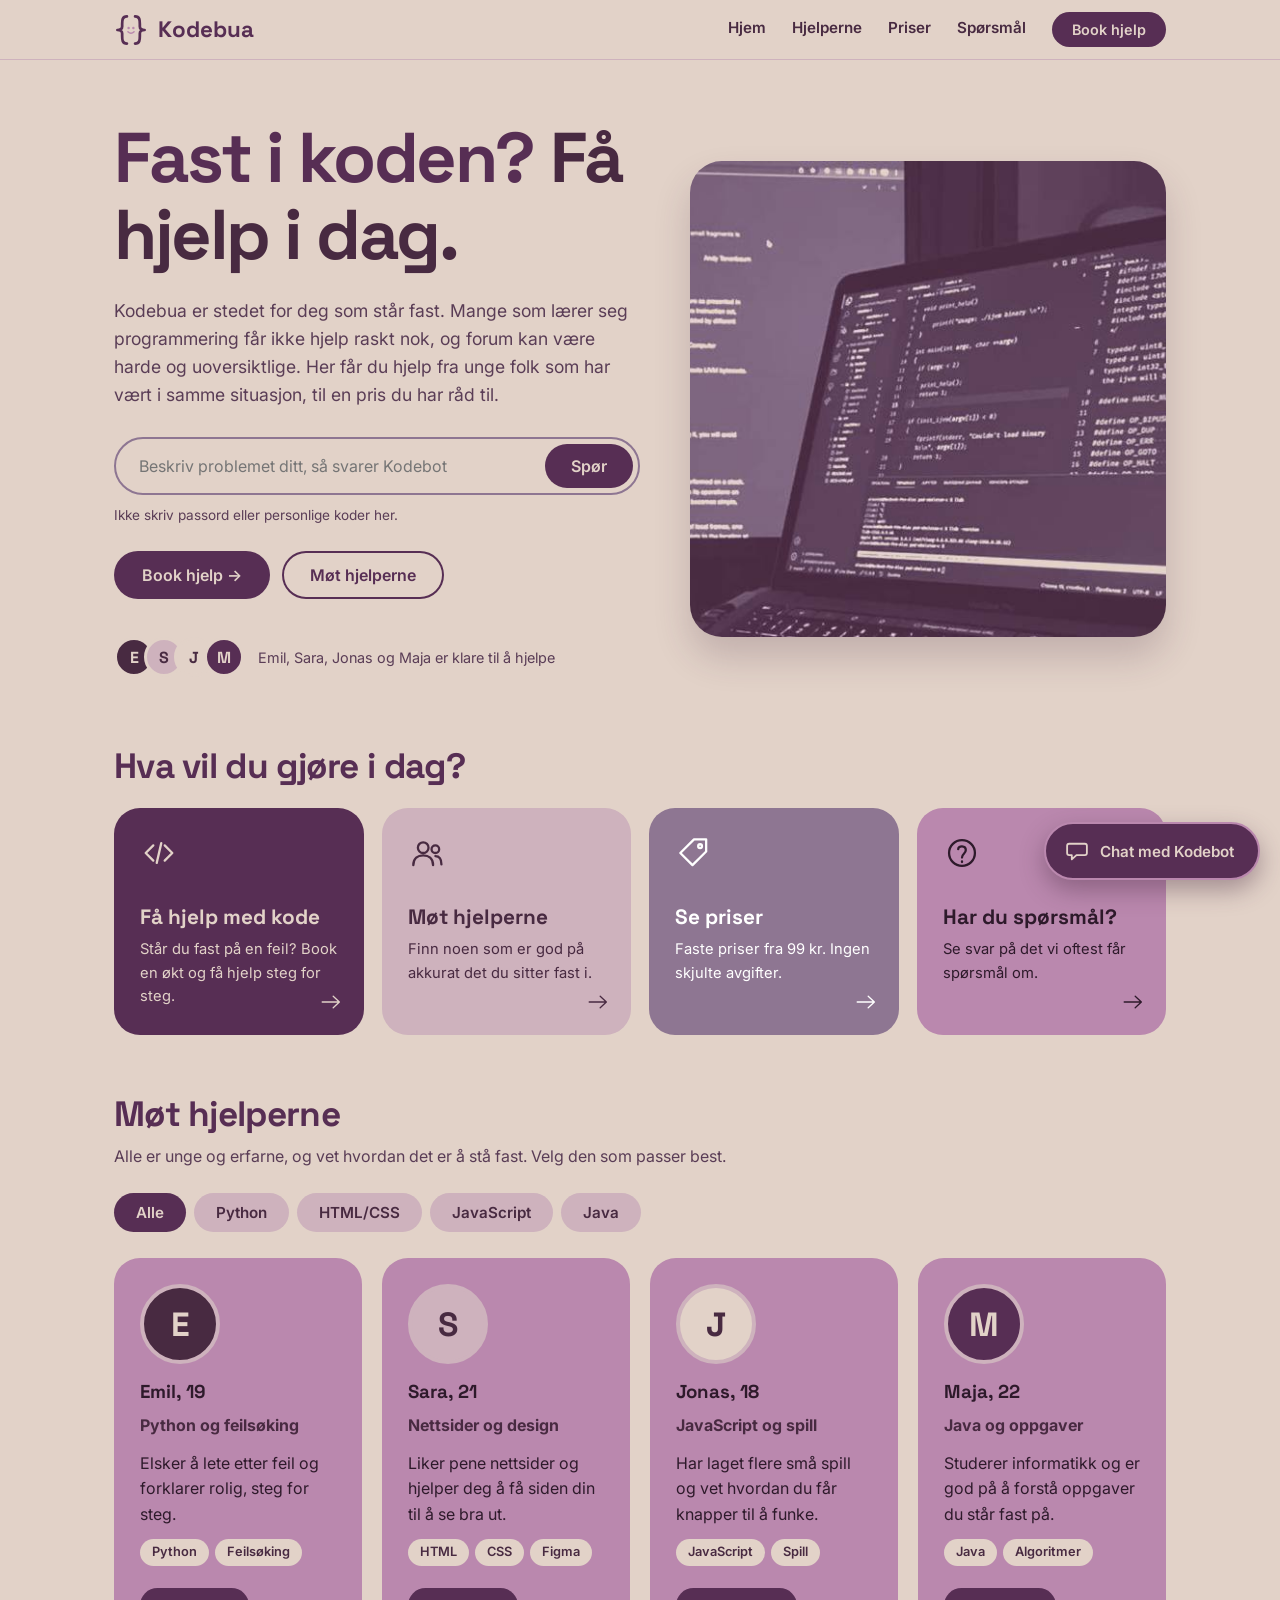
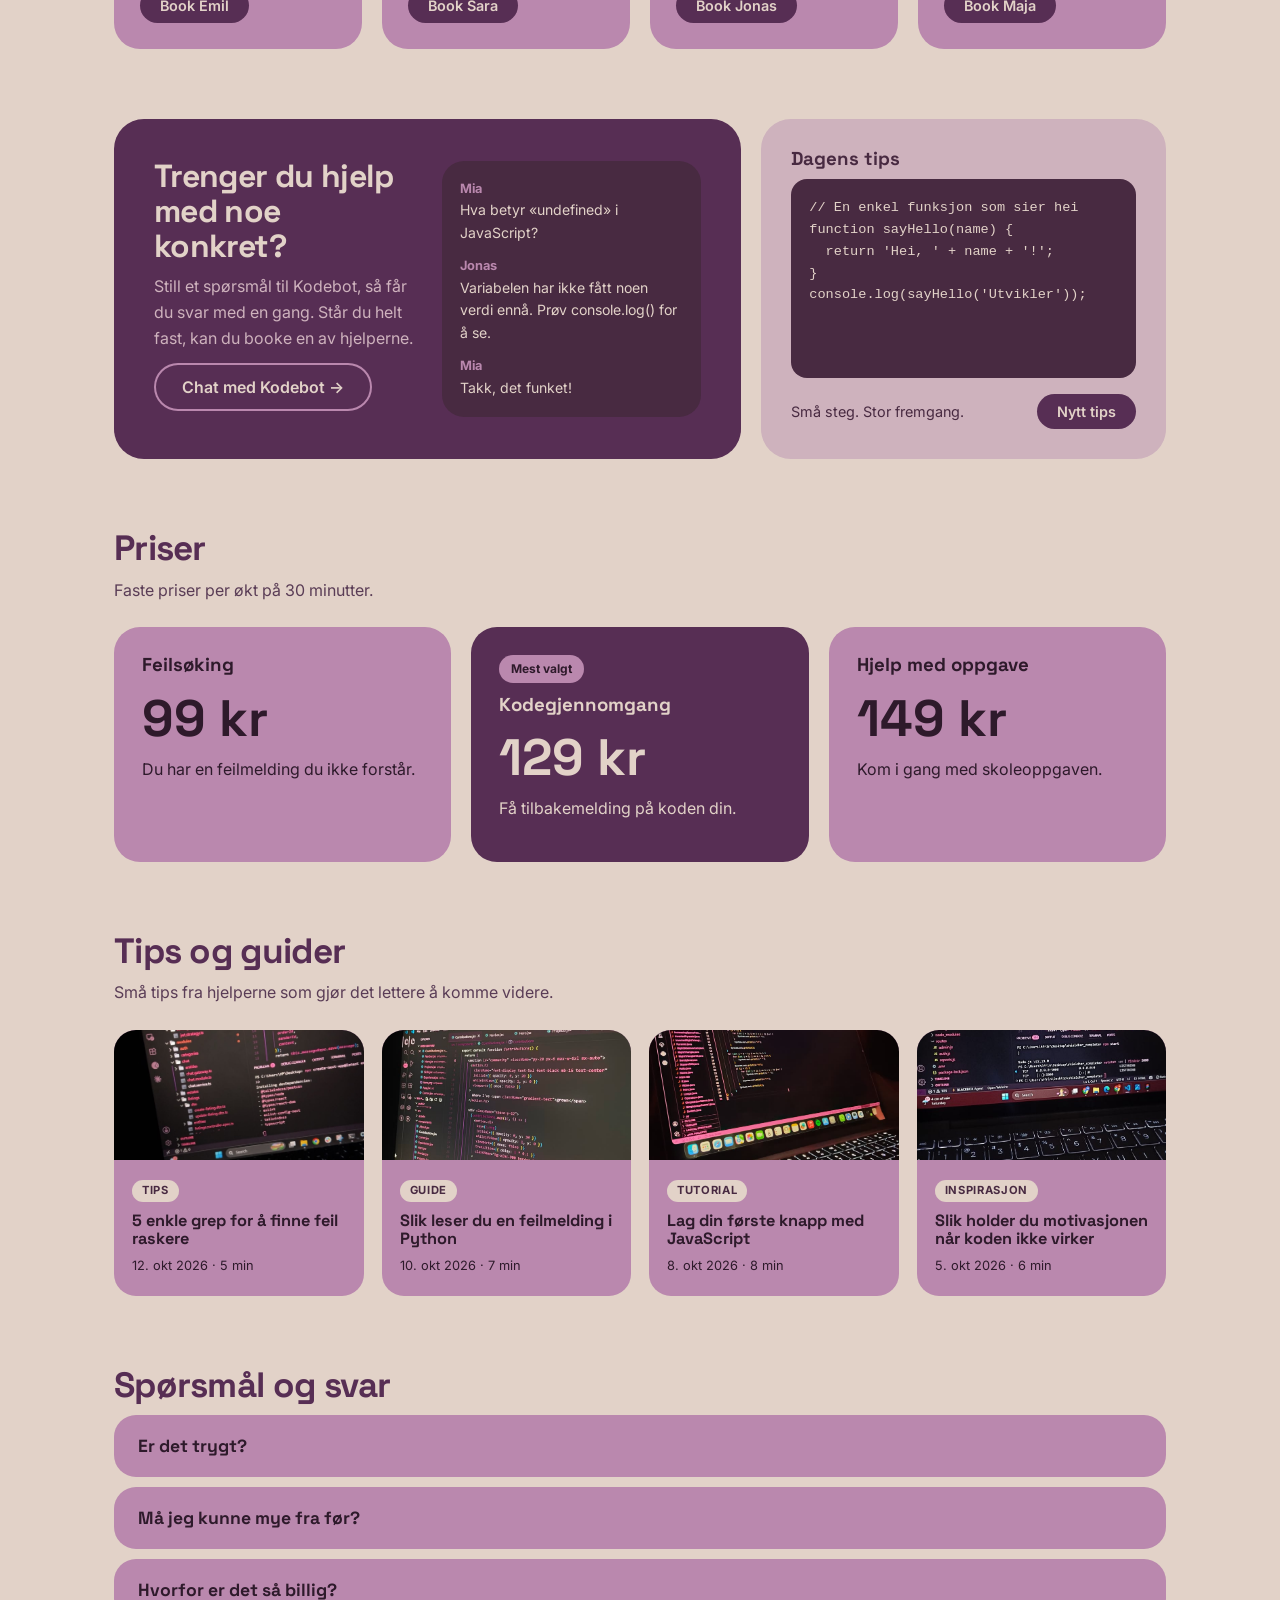
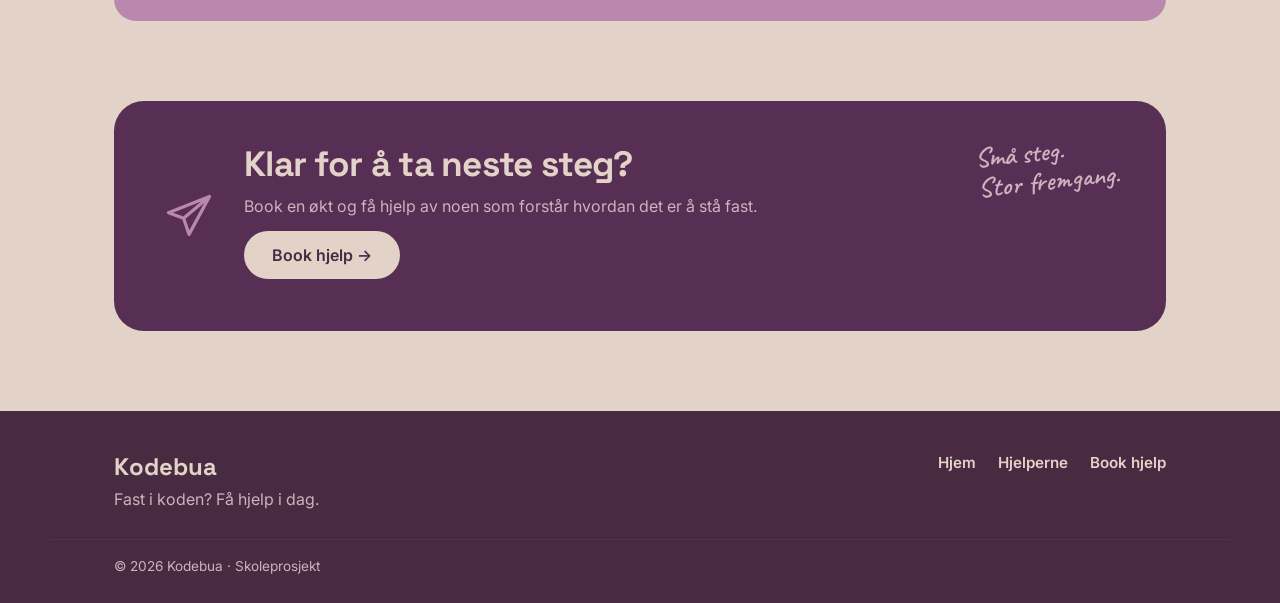
<file: index.html>
<!doctype html>
<html lang="nb">
  <head>
    <meta charset="utf-8" />
    <meta
      name="viewport"
      content="width=device-width, initial-scale=1, viewport-fit=cover"
    />
    <title>Kodebua – programmeringshjelp</title>
    <script>
      document.documentElement.classList.add("js");
    </script>
    <noscript
      ><style>
        .reveal {
          opacity: 1 !important;
          transform: none !important;
        }
      </style></noscript
    >
    <link
      href="https://fonts.googleapis.com/css2?family=Caveat:wght@600&family=Inter:wght@400;600&family=Space+Grotesk:wght@500;700&display=swap"
      rel="stylesheet"
    />
    <link rel="stylesheet" href="style.css" />
  </head>
  <body>
    <header class="topp">
      <div class="wrap topprad">
        <a class="logo" href="index.html">
          <svg
            viewBox="0 0 100 100"
            width="34"
            height="34"
            fill="none"
            stroke-linecap="round"
            stroke-linejoin="round"
          >
            <path
              d="M38 10C24 10 24 22 24 32L24 40C24 48 18 50 10 50C18 50 24 52 24 60L24 68C24 78 24 90 38 90"
              stroke="currentColor"
              stroke-width="8"
            />
            <path
              d="M62 10C76 10 76 22 76 32L76 40C76 48 82 50 90 50C82 50 76 52 76 60L76 68C76 78 76 90 62 90"
              stroke="currentColor"
              stroke-width="8"
            />
            <circle cx="43" cy="44" r="3.6" fill="#BA88AE" />
            <circle cx="57" cy="44" r="3.6" fill="#BA88AE" />
            <path d="M41 55Q50 64 59 55" stroke="#BA88AE" stroke-width="4.5" />
          </svg>
          Kodebua
        </a>
        <button id="menyKnapp" class="burger">☰</button>
        <nav id="meny">
          <a href="index.html">Hjem</a>
          <a href="#hjelpere">Hjelperne</a>
          <a href="#priser">Priser</a>
          <a href="#faq">Spørsmål</a>
          <a href="book.html" class="knapp liten">Book hjelp</a>
        </nav>
      </div>
    </header>

    <section id="hjem" class="hero wrap">
      <div>
        <h1>Fast i koden? <span>Få hjelp i dag.</span></h1>
        <p class="ingress">
          Kodebua er stedet for deg som står fast. Mange som lærer seg
          programmering får ikke hjelp raskt nok, og forum kan være harde og
          uoversiktlige. Her får du hjelp fra unge folk som har vært i samme
          situasjon, til en pris du har råd til.
        </p>

        <form id="sokSkjema" class="sok">
          <input
            id="sokInput"
            type="text"
            aria-label="Beskriv problemet ditt"
            placeholder="Beskriv problemet ditt, så svarer Kodebot"
            autocomplete="off"
          />
          <button class="knapp" type="submit">Spør</button>
        </form>
        <p class="sokTips">Ikke skriv passord eller personlige koder her.</p>

        <a href="book.html" class="knapp">Book hjelp →</a>
        <a href="#hjelpere" class="knapp omriss">Møt hjelperne</a>

        <div class="avatarer">
          <span class="a1">E</span><span class="a2">S</span
          ><span class="a3">J</span><span class="a4">M</span>
          <p>Emil, Sara, Jonas og Maja er klare til å hjelpe</p>
        </div>
      </div>
      <div class="fotorute">
        <img src="bilder/hero.jpg" alt="Kode på en laptop" />
      </div>
    </section>

    <section class="wrap seksjon">
      <h2>Hva vil du gjøre i dag?</h2>
      <div class="valg">
        <a href="book.html" class="v1 reveal">
          <svg viewBox="0 0 100 100" class="ikon">
            <path d="M35 30L15 50L35 70M65 30L85 50L65 70M56 24L44 76" />
          </svg>
          <h3>Få hjelp med kode</h3>
          <p>Står du fast på en feil? Book en økt og få hjelp steg for steg.</p>
          <svg viewBox="0 0 100 100" class="pil">
            <path d="M10 50H86M60 24L88 50L60 76" />
          </svg>
        </a>
        <a href="#hjelpere" class="v2 reveal">
          <svg viewBox="0 0 100 100" class="ikon">
            <circle cx="40" cy="36" r="14" />
            <path d="M14 82C14 64 26 56 40 56C54 56 66 64 66 82" />
            <circle cx="72" cy="40" r="10" />
            <path d="M72 58C82 58 88 66 88 80" />
          </svg>
          <h3>Møt hjelperne</h3>
          <p>Finn noen som er god på akkurat det du sitter fast i.</p>
          <svg viewBox="0 0 100 100" class="pil">
            <path d="M10 50H86M60 24L88 50L60 76" />
          </svg>
        </a>
        <a href="#priser" class="v3 reveal">
          <svg viewBox="0 0 100 100" class="ikon">
            <path d="M14 50L50 14H82V46L46 82Z" />
            <circle cx="66" cy="32" r="5" />
          </svg>
          <h3>Se priser</h3>
          <p>Faste priser fra 99 kr. Ingen skjulte avgifter.</p>
          <svg viewBox="0 0 100 100" class="pil">
            <path d="M10 50H86M60 24L88 50L60 76" />
          </svg>
        </a>
        <a href="#faq" class="v4 reveal">
          <svg viewBox="0 0 100 100" class="ikon">
            <circle cx="50" cy="50" r="34" />
            <path d="M40 40C40 30 60 30 60 42C60 52 50 52 50 62M50 72V74" />
          </svg>
          <h3>Har du spørsmål?</h3>
          <p>Se svar på det vi oftest får spørsmål om.</p>
          <svg viewBox="0 0 100 100" class="pil">
            <path d="M10 50H86M60 24L88 50L60 76" />
          </svg>
        </a>
      </div>

      <h2 id="hjelpere" style="margin-top: 60px">Møt hjelperne</h2>
      <p class="under">
        Alle er unge og erfarne, og vet hvordan det er å stå fast. Velg den som
        passer best.
      </p>
      <div class="filter">
        <button data-sprak="alle" class="valgt">Alle</button>
        <button data-sprak="python">Python</button>
        <button data-sprak="html">HTML/CSS</button>
        <button data-sprak="javascript">JavaScript</button>
        <button data-sprak="java">Java</button>
      </div>
      <div class="hjelpere">
        <article class="hjelper reveal" data-sprak="python">
          <div class="bilde a1">E</div>
          <h3>Emil, 19</h3>
          <p class="rolle">Python og feilsøking</p>
          <p>Elsker å lete etter feil og forklarer rolig, steg for steg.</p>
          <p class="tags"><span>Python</span><span>Feilsøking</span></p>
          <a href="book.html?hjelper=Emil" class="knapp liten">Book Emil</a>
        </article>
        <article class="hjelper reveal" data-sprak="html css">
          <div class="bilde a2">S</div>
          <h3>Sara, 21</h3>
          <p class="rolle">Nettsider og design</p>
          <p>
            Liker pene nettsider og hjelper deg å få siden din til å se bra ut.
          </p>
          <p class="tags">
            <span>HTML</span><span>CSS</span><span>Figma</span>
          </p>
          <a href="book.html?hjelper=Sara" class="knapp liten">Book Sara</a>
        </article>
        <article class="hjelper reveal" data-sprak="javascript">
          <div class="bilde a3">J</div>
          <h3>Jonas, 18</h3>
          <p class="rolle">JavaScript og spill</p>
          <p>
            Har laget flere små spill og vet hvordan du får knapper til å funke.
          </p>
          <p class="tags"><span>JavaScript</span><span>Spill</span></p>
          <a href="book.html?hjelper=Jonas" class="knapp liten">Book Jonas</a>
        </article>
        <article class="hjelper reveal" data-sprak="java">
          <div class="bilde a4">M</div>
          <h3>Maja, 22</h3>
          <p class="rolle">Java og oppgaver</p>
          <p>
            Studerer informatikk og er god på å forstå oppgaver du står fast på.
          </p>
          <p class="tags"><span>Java</span><span>Algoritmer</span></p>
          <a href="book.html?hjelper=Maja" class="knapp liten">Book Maja</a>
        </article>
      </div>
    </section>

    <section class="wrap seksjon hjelpeblokk" id="hjelp">
      <div class="stor">
        <div>
          <h2>Trenger du hjelp med noe konkret?</h2>
          <p>
            Still et spørsmål til Kodebot, så får du svar med en gang. Står du
            helt fast, kan du booke en av hjelperne.
          </p>
          <button id="apneChat" class="knapp omriss">Chat med Kodebot →</button>
        </div>
        <div class="forhand">
          <p><b>Mia</b> Hva betyr «undefined» i JavaScript?</p>
          <p>
            <b>Jonas</b> Variabelen har ikke fått noen verdi ennå. Prøv
            console.log() for å se.
          </p>
          <p><b>Mia</b> Takk, det funket!</p>
        </div>
      </div>
      <div class="tipskort">
        <h3>Dagens tips</h3>
        <pre><code id="tipsKode">// En enkel funksjon som sier hei
function sayHello(name) {
  return 'Hei, ' + name + '!';
}
console.log(sayHello('Utvikler'));</code></pre>
        <div class="tipsbunn">
          <p>Små steg. Stor fremgang.</p>
          <button id="nyttTips" class="knapp liten">Nytt tips</button>
        </div>
      </div>
    </section>

    <section id="priser" class="wrap seksjon">
      <h2>Priser</h2>
      <p class="under">Faste priser per økt på 30 minutter.</p>
      <div class="priser">
        <div class="reveal">
          <h3>Feilsøking</h3>
          <p class="pris">99 kr</p>
          <p>Du har en feilmelding du ikke forstår.</p>
        </div>
        <div class="populaer reveal">
          <span class="badge">Mest valgt</span>
          <h3>Kodegjennomgang</h3>
          <p class="pris">129 kr</p>
          <p>Få tilbakemelding på koden din.</p>
        </div>
        <div class="reveal">
          <h3>Hjelp med oppgave</h3>
          <p class="pris">149 kr</p>
          <p>Kom i gang med skoleoppgaven.</p>
        </div>
      </div>
    </section>

    <section id="guider" class="wrap seksjon">
      <h2>Tips og guider</h2>
      <p class="under">
        Små tips fra hjelperne som gjør det lettere å komme videre.
      </p>
      <div class="artikler">
        <article class="reveal">
          <img src="bilder/program4.jpg" alt="" />
          <div>
            <span class="tag">Tips</span>
            <h3>5 enkle grep for å finne feil raskere</h3>
            <p>12. okt 2026 · 5 min</p>
          </div>
        </article>
        <article class="reveal">
          <img src="bilder/program1.jpg" alt="" />
          <div>
            <span class="tag">Guide</span>
            <h3>Slik leser du en feilmelding i Python</h3>
            <p>10. okt 2026 · 7 min</p>
          </div>
        </article>
        <article class="reveal">
          <img src="bilder/program2.jpg" alt="" />
          <div>
            <span class="tag">Tutorial</span>
            <h3>Lag din første knapp med JavaScript</h3>
            <p>8. okt 2026 · 8 min</p>
          </div>
        </article>
        <article class="reveal">
          <img src="bilder/program3.jpg" alt="" />
          <div>
            <span class="tag">Inspirasjon</span>
            <h3>Slik holder du motivasjonen når koden ikke virker</h3>
            <p>5. okt 2026 · 6 min</p>
          </div>
        </article>
      </div>
    </section>

    <section id="faq" class="wrap seksjon">
      <h2>Spørsmål og svar</h2>
      <div class="faq">
        <div>
          <button>Er det trygt?</button>
          <p hidden>
            Ja. Alle følger faste regler, og du kan avslutte når du vil.
          </p>
        </div>
        <div>
          <button>Må jeg kunne mye fra før?</button>
          <p hidden>
            Nei, du kan være helt nybegynner. Ingen spørsmål er for enkle.
          </p>
        </div>
        <div>
          <button>Hvorfor er det så billig?</button>
          <p hidden>
            Hjelperne er unge, og vi vil at alle studenter skal ha råd til
            hjelp.
          </p>
        </div>
      </div>
    </section>

    <section class="wrap seksjon">
      <div class="cta">
        <svg viewBox="0 0 100 100" class="ctaikon">
          <path d="M88 14L12 44L40 54L50 84ZM40 54L88 14" />
        </svg>
        <div>
          <h2>Klar for å ta neste steg?</h2>
          <p>
            Book en økt og få hjelp av noen som forstår hvordan det er å stå
            fast.
          </p>
          <a href="book.html" class="knapp lys">Book hjelp →</a>
        </div>
        <p class="notat2">Små steg.<br />Stor fremgang.</p>
      </div>
    </section>

    <footer>
      <div class="wrap fot">
        <div>
          <b>Kodebua</b>
          <p>Fast i koden? Få hjelp i dag.</p>
        </div>
        <div class="fotlenker">
          <a href="index.html">Hjem</a>
          <a href="#hjelpere">Hjelperne</a>
          <a href="book.html">Book hjelp</a>
        </div>
      </div>
      <p class="wrap skole">© 2026 Kodebua · Skoleprosjekt</p>
    </footer>

    <button id="chatKnapp" class="chatKnapp" aria-label="Åpne chat">
      <svg
        viewBox="0 0 100 100"
        width="26"
        height="26"
        fill="none"
        stroke="currentColor"
        stroke-width="7"
        stroke-linecap="round"
        stroke-linejoin="round"
      >
        <path
          d="M20 22H80A8 8 0 0 1 88 30V58A8 8 0 0 1 80 66H48L30 82V66H20A8 8 0 0 1 12 58V30A8 8 0 0 1 20 22Z"
        />
      </svg>
      Chat med Kodebot
    </button>

    <div id="chatVindu" class="chatVindu" hidden>
      <div class="chatTopp">
        <div class="chatAvatar">
          <svg
            viewBox="0 0 100 100"
            width="26"
            height="26"
            fill="none"
            stroke-linecap="round"
            stroke-linejoin="round"
          >
            <path
              d="M38 10C24 10 24 22 24 32L24 40C24 48 18 50 10 50C18 50 24 52 24 60L24 68C24 78 24 90 38 90"
              stroke="#482A41"
              stroke-width="9"
            />
            <path
              d="M62 10C76 10 76 22 76 32L76 40C76 48 82 50 90 50C82 50 76 52 76 60L76 68C76 78 76 90 62 90"
              stroke="#482A41"
              stroke-width="9"
            />
            <circle cx="43" cy="44" r="4" fill="#BA88AE" />
            <circle cx="57" cy="44" r="4" fill="#BA88AE" />
            <path d="M41 55Q50 64 59 55" stroke="#BA88AE" stroke-width="5" />
          </svg>
        </div>
        <div class="chatNavn">
          <b>Kodebot</b><span><i></i> Online</span>
        </div>
        <button id="chatLukk" aria-label="Lukk chat">✕</button>
      </div>
      <div id="chatMeldinger" class="chatMeldinger"></div>
      <div class="chatForslag">
        <button>Priser</button>
        <button>Hvordan booker jeg?</button>
        <button>Hvem er hjelperne?</button>
        <button>Er det trygt?</button>
        <button>Hvordan lager jeg en knapp?</button>
        <button>Hva er JavaScript?</button>
        <button>Python feil</button>
        <button>HTML og CSS</button>
      </div>
      <form id="chatSkjema" class="chatSkjema">
        <input
          id="chatInput"
          type="text"
          placeholder="Skriv et spørsmål …"
          autocomplete="off"
        />
        <button type="submit" aria-label="Send">
          <svg
            viewBox="0 0 24 24"
            width="20"
            height="20"
            fill="none"
            stroke="currentColor"
            stroke-width="2.4"
            stroke-linecap="round"
            stroke-linejoin="round"
          >
            <path d="M5 12h14M13 6l6 6-6 6" />
          </svg>
        </button>
      </form>
    </div>

    <script src="api.js"></script>
    <script src="app.js"></script>
  </body>
</html>
</file>
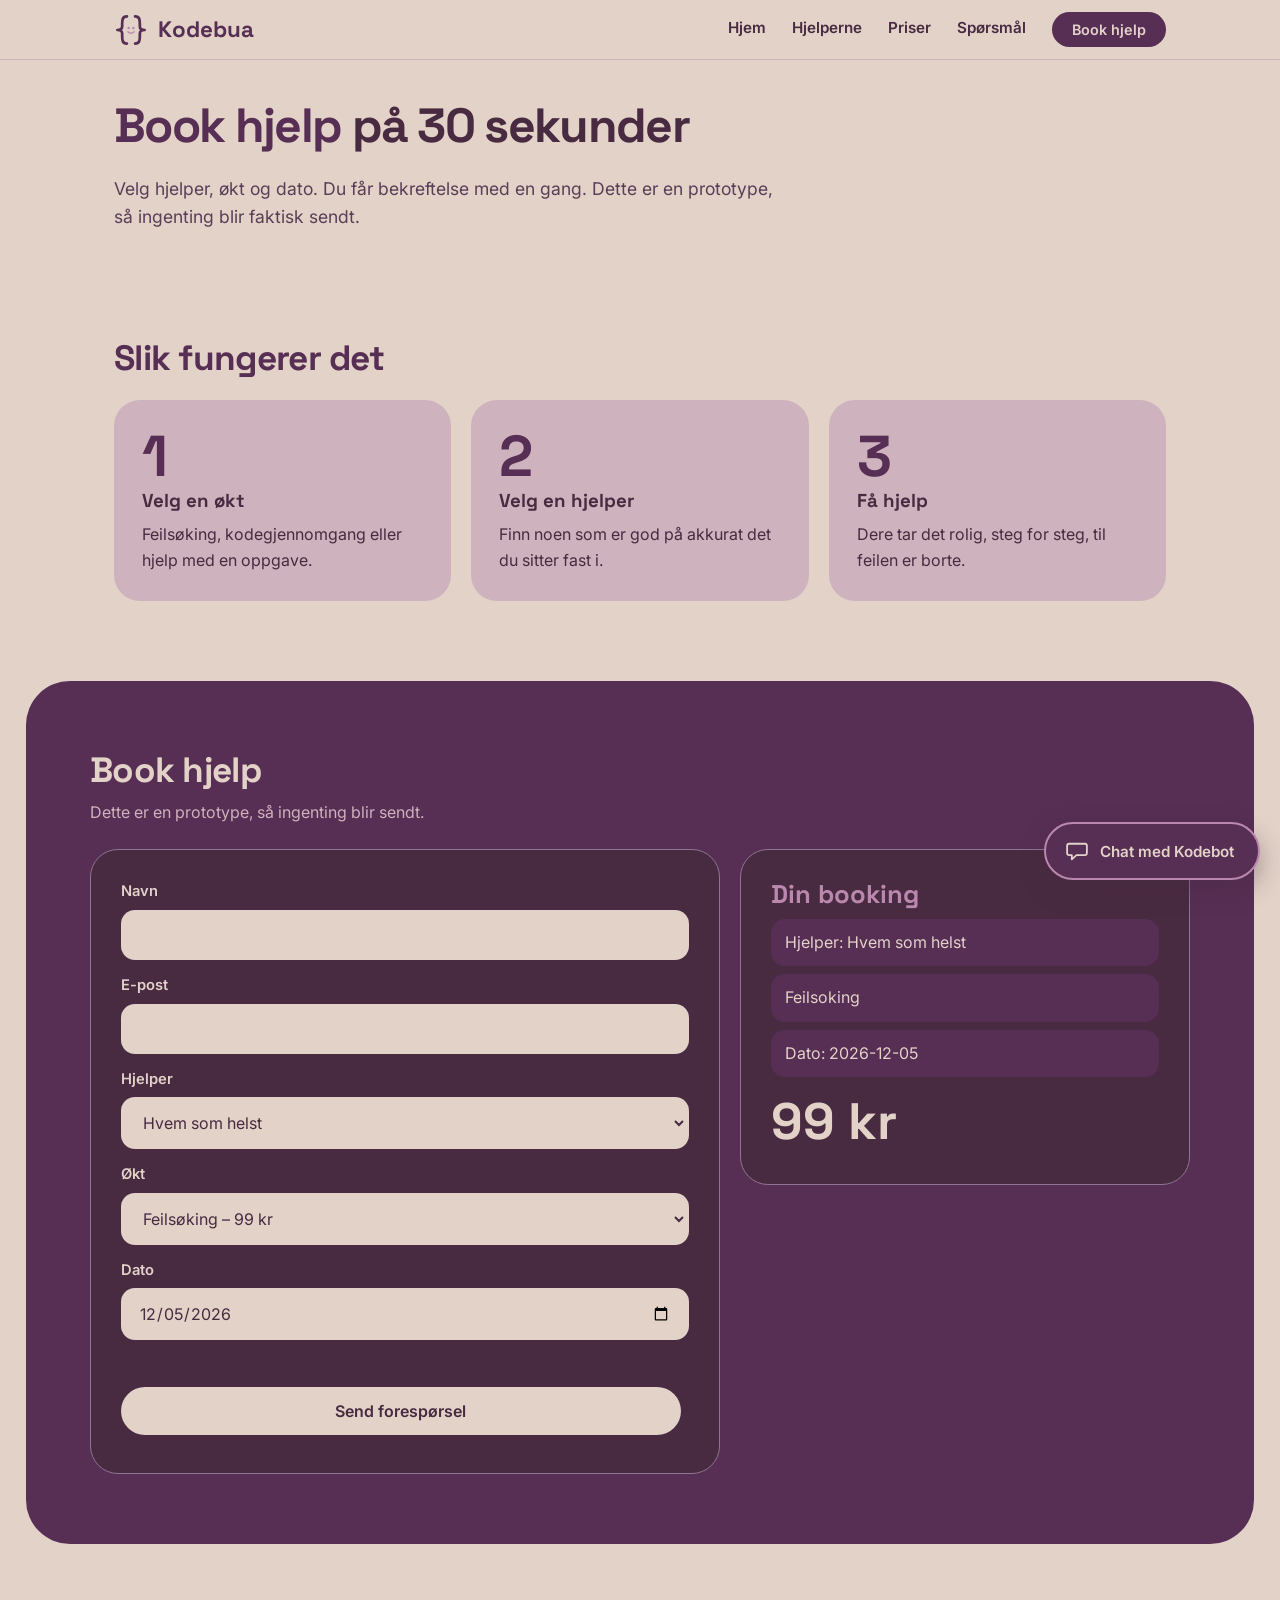
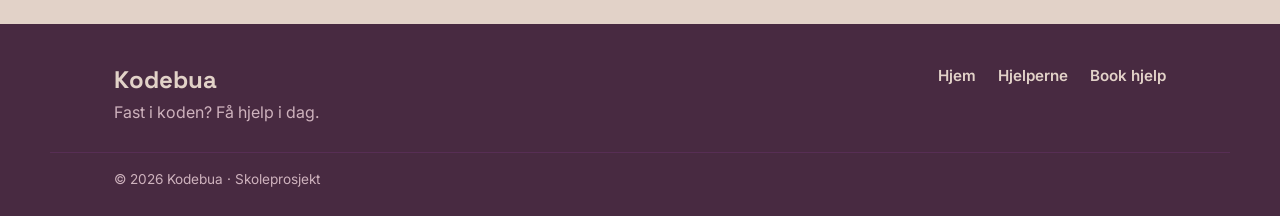
<file: book.html>
<!doctype html>
<html lang="nb">
  <head>
    <meta charset="utf-8" />
    <meta
      name="viewport"
      content="width=device-width, initial-scale=1, viewport-fit=cover"
    />
    <title>Book hjelp – Kodebua</title>
    <script>
      document.documentElement.classList.add("js");
    </script>
    <noscript
      ><style>
        .reveal {
          opacity: 1 !important;
          transform: none !important;
        }
      </style></noscript
    >
    <link
      href="https://fonts.googleapis.com/css2?family=Caveat:wght@600&family=Inter:wght@400;600&family=Space+Grotesk:wght@500;700&display=swap"
      rel="stylesheet"
    />
    <link rel="stylesheet" href="style.css" />
  </head>
  <body>
    <header class="topp">
      <div class="wrap topprad">
        <a class="logo" href="index.html">
          <svg
            viewBox="0 0 100 100"
            width="34"
            height="34"
            fill="none"
            stroke-linecap="round"
            stroke-linejoin="round"
          >
            <path
              d="M38 10C24 10 24 22 24 32L24 40C24 48 18 50 10 50C18 50 24 52 24 60L24 68C24 78 24 90 38 90"
              stroke="currentColor"
              stroke-width="8"
            />
            <path
              d="M62 10C76 10 76 22 76 32L76 40C76 48 82 50 90 50C82 50 76 52 76 60L76 68C76 78 76 90 62 90"
              stroke="currentColor"
              stroke-width="8"
            />
            <circle cx="43" cy="44" r="3.6" fill="#BA88AE" />
            <circle cx="57" cy="44" r="3.6" fill="#BA88AE" />
            <path d="M41 55Q50 64 59 55" stroke="#BA88AE" stroke-width="4.5" />
          </svg>
          Kodebua
        </a>
        <button id="menyKnapp" class="burger">☰</button>
        <nav id="meny">
          <a href="index.html">Hjem</a>
          <a href="index.html#hjelpere">Hjelperne</a>
          <a href="index.html#priser">Priser</a>
          <a href="index.html#faq">Spørsmål</a>
          <a href="#book" class="knapp liten">Book hjelp</a>
        </nav>
      </div>
    </header>

    <section class="hero kort wrap">
      <div>
        <h1>Book hjelp <span>på 30 sekunder</span></h1>
        <p class="ingress">
          Velg hjelper, økt og dato. Du får bekreftelse med en gang. Dette er en
          prototype, så ingenting blir faktisk sendt.
        </p>
      </div>
    </section>

    <section id="slik" class="wrap seksjon">
      <h2>Slik fungerer det</h2>
      <div class="trinn">
        <div class="reveal">
          <b>1</b>
          <h3>Velg en økt</h3>
          <p>Feilsøking, kodegjennomgang eller hjelp med en oppgave.</p>
        </div>
        <div class="reveal">
          <b>2</b>
          <h3>Velg en hjelper</h3>
          <p>Finn noen som er god på akkurat det du sitter fast i.</p>
        </div>
        <div class="reveal">
          <b>3</b>
          <h3>Få hjelp</h3>
          <p>Dere tar det rolig, steg for steg, til feilen er borte.</p>
        </div>
      </div>
    </section>

    <section id="book" class="mork">
      <div class="indre">
        <h2>Book hjelp</h2>
        <p class="under">Dette er en prototype, så ingenting blir sendt.</p>
        <div class="bookboks">
          <form id="skjema">
            <label>Navn <input id="navn" type="text" /></label>
            <label>E-post <input id="epost" type="text" /></label>
            <label
              >Hjelper
              <select id="hjelper">
                <option>Hvem som helst</option>
                <option>Emil</option>
                <option>Sara</option>
                <option>Jonas</option>
                <option>Maja</option>
              </select>
            </label>
            <label
              >Økt
              <select id="okt">
                <option value="99">Feilsøking – 99 kr</option>
                <option value="129">Kodegjennomgang – 129 kr</option>
                <option value="149">Hjelp med oppgave – 149 kr</option>
              </select>
            </label>
            <label>Dato <input id="dato" type="date" /></label>
            <p id="feil" class="feil"></p>
            <button class="knapp" type="submit">Send forespørsel</button>
          </form>
          <div class="sammendrag">
            <h3>Din booking</h3>
            <p class="linje" id="sumHjelper"></p>
            <p class="linje" id="sumOkt"></p>
            <p class="linje" id="sumDato"></p>
            <p id="sumPris" class="storpris"></p>
          </div>
        </div>
        <div id="takk" class="takk" hidden></div>
      </div>
    </section>

    <footer>
      <div class="wrap fot">
        <div>
          <b>Kodebua</b>
          <p>Fast i koden? Få hjelp i dag.</p>
        </div>
        <div class="fotlenker">
          <a href="index.html">Hjem</a>
          <a href="index.html#hjelpere">Hjelperne</a>
          <a href="book.html">Book hjelp</a>
        </div>
      </div>
      <p class="wrap skole">© 2026 Kodebua · Skoleprosjekt</p>
    </footer>

    <button id="chatKnapp" class="chatKnapp" aria-label="Åpne chat">
      <svg
        viewBox="0 0 100 100"
        width="26"
        height="26"
        fill="none"
        stroke="currentColor"
        stroke-width="7"
        stroke-linecap="round"
        stroke-linejoin="round"
      >
        <path
          d="M20 22H80A8 8 0 0 1 88 30V58A8 8 0 0 1 80 66H48L30 82V66H20A8 8 0 0 1 12 58V30A8 8 0 0 1 20 22Z"
        />
      </svg>
      Chat med Kodebot
    </button>

    <div id="chatVindu" class="chatVindu" hidden>
      <div class="chatTopp">
        <div class="chatAvatar">
          <svg
            viewBox="0 0 100 100"
            width="26"
            height="26"
            fill="none"
            stroke-linecap="round"
            stroke-linejoin="round"
          >
            <path
              d="M38 10C24 10 24 22 24 32L24 40C24 48 18 50 10 50C18 50 24 52 24 60L24 68C24 78 24 90 38 90"
              stroke="#482A41"
              stroke-width="9"
            />
            <path
              d="M62 10C76 10 76 22 76 32L76 40C76 48 82 50 90 50C82 50 76 52 76 60L76 68C76 78 76 90 62 90"
              stroke="#482A41"
              stroke-width="9"
            />
            <circle cx="43" cy="44" r="4" fill="#BA88AE" />
            <circle cx="57" cy="44" r="4" fill="#BA88AE" />
            <path d="M41 55Q50 64 59 55" stroke="#BA88AE" stroke-width="5" />
          </svg>
        </div>
        <div class="chatNavn">
          <b>Kodebot</b><span><i></i> Online</span>
        </div>
        <button id="chatLukk" aria-label="Lukk chat">✕</button>
      </div>
      <div id="chatMeldinger" class="chatMeldinger"></div>
      <div class="chatForslag">
        <button>Priser</button>
        <button>Hvordan booker jeg?</button>
        <button>Hvem er hjelperne?</button>
        <button>Er det trygt?</button>
        <button>Hvordan lager jeg en knapp?</button>
        <button>Hva er JavaScript?</button>
        <button>Python feil</button>
        <button>HTML og CSS</button>
      </div>
      <form id="chatSkjema" class="chatSkjema">
        <input
          id="chatInput"
          type="text"
          placeholder="Skriv et spørsmål …"
          autocomplete="off"
        />
        <button type="submit" aria-label="Send">
          <svg
            viewBox="0 0 24 24"
            width="20"
            height="20"
            fill="none"
            stroke="currentColor"
            stroke-width="2.4"
            stroke-linecap="round"
            stroke-linejoin="round"
          >
            <path d="M5 12h14M13 6l6 6-6 6" />
          </svg>
        </button>
      </form>
    </div>

    <script src="api.js"></script>
    <script src="app.js"></script>
  </body>
</html>
</file>
<file: style.css>
:root {
  --puce: #482a41;
  --violet: #572e54;
  --mount: #8e7692;
  --orchid: #ba88ae;
  --silver: #ceb2bd;
  --sand: #e2d2c8;

  --bg: #e2d2c8;
  --tekst: #482a41;
  --lys: #5a3d56;
  --kortTekst: #2e1a2b;

  box-sizing: border-box;
  padding-top: env(safe-area-inset-top, 0px);
  padding-bottom: env(safe-area-inset-bottom, 0px);
}

* {
  box-sizing: border-box;
}

html {
  scroll-behavior: smooth;
  scroll-padding-top: 80px;
  -webkit-text-size-adjust: 100%;
}

body {
  margin: 0;
  background: var(--bg);
  color: var(--tekst);
  font-family: Inter, sans-serif;
  line-height: 1.6;
}

h1,
h2,
h3 {
  font-family: "Space Grotesk", sans-serif;
  line-height: 1.1;
  margin: 0 0 10px;
  color: var(--violet);
}

h2 {
  font-size: 2.2rem;
  letter-spacing: -0.02em;
}
p {
  margin: 0 0 12px;
}
a {
  color: inherit;
}
img {
  display: block;
  width: 100%;
}

.wrap {
  max-width: 1180px;
  margin: 0 auto;
  padding-left: max(5vw, 18px);
  padding-right: max(5vw, 18px);
}

.seksjon {
  padding-top: 70px;
}
.under {
  color: var(--lys);
  margin-bottom: 24px;
}

.hero > *,
.hjelpeblokk > *,
.bookboks > *,
.stor > *,
.cta > div {
  min-width: 0;
}

.topp {
  position: sticky;
  top: 0;
  z-index: 10;
  background: var(--bg);
  border-bottom: 1px solid var(--silver);
}

.topprad {
  display: flex;
  justify-content: space-between;
  align-items: center;
  padding-top: 12px;
  padding-bottom: 12px;
}

.logo {
  display: flex;
  align-items: center;
  gap: 10px;
  text-decoration: none;
  font:
    700 1.4rem "Space Grotesk",
    sans-serif;
  color: var(--violet);
}

nav {
  display: flex;
  align-items: center;
  gap: 26px;
}
nav a {
  text-decoration: none;
  font-weight: 600;
  font-size: 0.95rem;
  position: relative;
  padding-bottom: 3px;
}
nav a:not(.knapp)::after {
  content: "";
  position: absolute;
  left: 0;
  bottom: 0;
  width: 0;
  height: 2px;
  background: var(--orchid);
  transition: width 0.25s;
}
nav a:not(.knapp):hover::after {
  width: 100%;
}

.burger {
  display: none;
  background: none;
  border: 0;
  color: var(--violet);
  font-size: 1.8rem;
  line-height: 1;
  padding: 8px 10px;
  cursor: pointer;
}

.knapp {
  display: inline-block;
  border: 0;
  cursor: pointer;
  text-decoration: none;
  font:
    600 1rem Inter,
    sans-serif;
  padding: 14px 28px;
  border-radius: 999px;
  background: var(--violet);
  color: var(--sand);
  margin: 0 8px 8px 0;
  transition:
    transform 0.15s,
    box-shadow 0.15s;
}

.knapp:hover {
  transform: translateY(-2px);
  box-shadow: 0 8px 18px rgba(72, 42, 65, 0.25);
}
.knapp.liten {
  padding: 9px 20px;
  font-size: 0.9rem;
}
.knapp.lys {
  background: var(--sand);
  color: var(--puce);
}
.knapp.omriss {
  background: none;
  color: var(--violet);
  box-shadow: inset 0 0 0 2px var(--violet);
}
nav .knapp.liten {
  margin: 0;
}

.hero {
  display: grid;
  grid-template-columns: 1.05fr 0.95fr;
  gap: 50px;
  align-items: center;
  padding-top: 60px;
}

.hero h1 {
  font-size: 4.4rem;
  letter-spacing: -0.035em;
  margin-bottom: 22px;
}
.hero h1 span {
  color: var(--puce);
}
.ingress {
  font-size: 1.1rem;
  color: var(--lys);
  max-width: 50ch;
  margin-bottom: 28px;
}

.avatarer {
  display: flex;
  align-items: center;
  margin-top: 30px;
}
.avatarer span {
  width: 40px;
  height: 40px;
  flex-shrink: 0;
  border-radius: 50%;
  display: grid;
  place-items: center;
  font:
    700 1rem "Space Grotesk",
    sans-serif;
  border: 3px solid var(--bg);
  margin-right: -10px;
}
.avatarer p {
  margin: 0 0 0 24px;
  font-size: 0.9rem;
  color: var(--lys);
}

.a1 {
  background: var(--puce);
  color: var(--sand);
}
.a2 {
  background: var(--silver);
  color: var(--puce);
}
.a3 {
  background: var(--sand);
  color: var(--puce);
}
.a4 {
  background: var(--violet);
  color: var(--sand);
}

.fotorute img {
  aspect-ratio: 1;
  object-fit: cover;
  border-radius: 32px;
  box-shadow: 0 20px 36px rgba(72, 42, 65, 0.2);
}

.sok {
  display: flex;
  max-width: 560px;
  padding: 5px;
  background: var(--sand);
  border: 2px solid var(--mount);
  border-radius: 999px;
}
.sok input {
  flex: 1;
  min-width: 0;
  border: 0;
  background: transparent;
  padding: 12px 18px;
}
.sok .knapp {
  margin: 0;
  padding: 11px 26px;
}
.sokTips {
  font-size: 0.85rem;
  color: var(--lys);
  margin: 10px 0 24px;
}

.valg {
  display: grid;
  grid-template-columns: repeat(4, 1fr);
  gap: 18px;
  margin-top: 22px;
}
.valg a {
  position: relative;
  display: block;
  min-height: 220px;
  padding: 26px;
  border-radius: 26px;
  text-decoration: none;
  transition: transform 0.2s;
}
.valg a:hover {
  transform: translateY(-5px);
}
.valg h3 {
  color: inherit;
  font-size: 1.3rem;
}
.valg p {
  margin: 0;
  font-size: 0.92rem;
  max-width: 24ch;
}
.valg .v1 {
  background: var(--violet);
  color: var(--sand);
}
.valg .v2 {
  background: var(--silver);
  color: var(--puce);
}
.valg .v3 {
  background: var(--mount);
  color: #fff;
}
.valg .v4 {
  background: var(--orchid);
  color: var(--kortTekst);
}

.ikon,
.pil,
.ctaikon {
  fill: none;
  stroke: currentColor;
  stroke-width: 6;
  stroke-linecap: round;
  stroke-linejoin: round;
}
.ikon {
  width: 38px;
  height: 38px;
  margin-bottom: 26px;
}
.pil {
  position: absolute;
  right: 22px;
  bottom: 22px;
  width: 22px;
  height: 22px;
}

.filter {
  display: flex;
  flex-wrap: wrap;
  gap: 8px;
  margin-bottom: 26px;
}
.filter button {
  border: 0;
  cursor: pointer;
  font:
    600 0.95rem Inter,
    sans-serif;
  padding: 10px 22px;
  border-radius: 999px;
  background: var(--silver);
  color: var(--puce);
}
.filter button:hover {
  background: var(--mount);
  color: #fff;
}
.filter button.valgt {
  background: var(--violet);
  color: var(--sand);
}

.hjelpere {
  display: grid;
  grid-template-columns: repeat(4, 1fr);
  gap: 20px;
}
.hjelper {
  background: var(--orchid);
  color: var(--kortTekst);
  border-radius: 26px;
  padding: 26px;
  transition: transform 0.2s;
}
.hjelper:hover {
  transform: translateY(-3px);
}
.hjelper h3 {
  color: var(--kortTekst);
}
.hjelper[hidden] {
  display: none;
}

.bilde {
  width: 80px;
  height: 80px;
  border-radius: 50%;
  display: grid;
  place-items: center;
  font:
    700 2.1rem "Space Grotesk",
    sans-serif;
  margin-bottom: 18px;
  border: 4px solid var(--silver);
}
img.bilde {
  object-fit: cover;
}
.rolle {
  font-weight: 700;
  color: var(--puce);
}

.tags {
  display: flex;
  flex-wrap: wrap;
  gap: 6px;
}
.tags span {
  background: var(--sand);
  color: var(--puce);
  font-size: 0.8rem;
  font-weight: 600;
  padding: 3px 12px;
  border-radius: 999px;
}
.hjelper .knapp {
  margin: 10px 0 0;
}

.hjelpeblokk {
  display: grid;
  grid-template-columns: 1.55fr 1fr;
  gap: 20px;
}

.stor {
  background: var(--violet);
  color: var(--sand);
  border-radius: 30px;
  padding: 40px;
  display: grid;
  grid-template-columns: 1fr 1fr;
  gap: 28px;
  align-items: center;
}
.stor h2 {
  color: var(--sand);
  font-size: 2rem;
}
.stor p {
  color: var(--silver);
}
.stor .knapp.omriss {
  color: var(--sand);
  box-shadow: inset 0 0 0 2px var(--orchid);
}

.forhand {
  background: var(--puce);
  border-radius: 22px;
  padding: 18px;
}
.forhand p {
  margin: 0 0 12px;
  font-size: 0.88rem;
  color: var(--sand);
}
.forhand p:last-child {
  margin: 0;
}
.forhand b {
  display: block;
  color: var(--orchid);
  font-size: 0.8rem;
}

.tipskort {
  background: var(--silver);
  color: var(--puce);
  border-radius: 30px;
  padding: 30px;
  display: flex;
  flex-direction: column;
}
.tipskort h3 {
  color: var(--puce);
}

pre {
  margin: 0 0 16px;
  padding: 18px;
  border-radius: 16px;
  background: var(--puce);
  color: var(--sand);
  font:
    500 0.85rem/1.6 Consolas,
    Menlo,
    monospace;
  overflow-x: auto;
  flex: 1;
}

.tipsbunn {
  display: flex;
  justify-content: space-between;
  align-items: center;
  gap: 12px;
}
.tipsbunn p {
  margin: 0;
  font-size: 0.9rem;
}
.tipsbunn .knapp {
  margin: 0;
}

.trinn {
  display: grid;
  grid-template-columns: repeat(3, 1fr);
  gap: 20px;
  margin-top: 22px;
}
.trinn div {
  background: var(--silver);
  border-radius: 26px;
  padding: 28px;
}
.trinn b {
  display: block;
  font:
    700 3.6rem/1 "Space Grotesk",
    sans-serif;
  color: var(--violet);
  margin-bottom: 6px;
}
.trinn h3 {
  color: var(--puce);
}
.trinn p {
  margin: 0;
}

.priser {
  display: grid;
  grid-template-columns: repeat(3, 1fr);
  gap: 20px;
}
.priser div {
  background: var(--orchid);
  color: var(--kortTekst);
  border-radius: 26px;
  padding: 28px;
  transition: transform 0.2s;
}
.priser div:hover {
  transform: translateY(-3px);
}
.priser h3 {
  color: inherit;
}
.pris {
  font:
    700 3.2rem "Space Grotesk",
    sans-serif;
  margin: 0 0 6px;
}
.priser .populaer {
  background: var(--violet);
  color: var(--sand);
}

.badge {
  display: inline-block;
  background: var(--orchid);
  color: var(--kortTekst);
  font-weight: 700;
  font-size: 0.75rem;
  padding: 4px 12px;
  border-radius: 999px;
  margin-bottom: 12px;
}

.mork {
  margin: 80px 2vw 0;
  border-radius: 44px;
  background: var(--violet);
  color: var(--sand);
  padding: 70px 5vw;
}
.indre {
  max-width: 1100px;
  margin: 0 auto;
}
.mork h2 {
  color: var(--sand);
}
.mork .under {
  color: var(--silver);
}

.bookboks {
  display: grid;
  grid-template-columns: 1.4fr 1fr;
  gap: 20px;
}

#skjema {
  background: var(--puce);
  border: 1px solid var(--mount);
  border-radius: 28px;
  padding: 30px;
  display: grid;
  gap: 14px;
}

label {
  display: grid;
  gap: 6px;
  font-weight: 600;
  font-size: 0.92rem;
}

input,
select {
  font:
    400 1rem Inter,
    sans-serif;
  padding: 13px 16px;
  border-radius: 14px;
  border: 2px solid transparent;
  background: var(--sand);
  color: var(--puce);
  width: 100%;
}
input:focus,
select:focus {
  border-color: var(--orchid);
  outline: none;
}
.feil {
  color: var(--orchid);
  margin: 0;
  min-height: 1.2em;
}
.mork .knapp {
  background: var(--sand);
  color: var(--puce);
}

.sammendrag {
  background: var(--puce);
  border: 1px solid var(--mount);
  border-radius: 28px;
  padding: 30px;
  align-self: start;
}
.sammendrag h3 {
  color: var(--orchid);
  font-size: 1.6rem;
}
.linje {
  background: var(--violet);
  border-radius: 14px;
  padding: 11px 14px;
  margin-bottom: 8px;
}
.storpris {
  font:
    700 3.2rem "Space Grotesk",
    sans-serif;
  margin: 12px 0 0;
}
.takk {
  background: var(--puce);
  border-radius: 28px;
  padding: 30px;
  text-align: center;
  margin-top: 20px;
}
.takk[hidden] {
  display: none;
}

.artikler {
  display: grid;
  grid-template-columns: repeat(4, 1fr);
  gap: 18px;
}
.artikler article {
  background: var(--orchid);
  color: var(--kortTekst);
  border-radius: 22px;
  overflow: hidden;
  transition: transform 0.2s;
}
.artikler article:hover {
  transform: translateY(-3px);
}
.artikler img {
  height: 130px;
  object-fit: cover;
}
.artikler div {
  padding: 16px 18px 20px;
}

.tag {
  display: inline-block;
  background: var(--sand);
  color: var(--puce);
  font-size: 0.7rem;
  font-weight: 700;
  letter-spacing: 0.06em;
  text-transform: uppercase;
  padding: 2px 10px;
  border-radius: 999px;
}
.artikler h3 {
  color: var(--kortTekst);
  font-size: 1.02rem;
  margin: 10px 0 8px;
}
.artikler p {
  margin: 0;
  font-size: 0.8rem;
}

.faq div {
  background: var(--orchid);
  color: var(--kortTekst);
  border-radius: 22px;
  margin-bottom: 10px;
  overflow: hidden;
}
.faq button {
  width: 100%;
  text-align: left;
  background: none;
  border: 0;
  cursor: pointer;
  color: var(--kortTekst);
  font:
    700 1.1rem "Space Grotesk",
    sans-serif;
  padding: 20px 24px;
}
.faq p {
  padding: 0 24px 20px;
  margin: 0;
}

.cta {
  position: relative;
  display: flex;
  align-items: center;
  gap: 28px;
  background: var(--violet);
  color: var(--sand);
  border-radius: 30px;
  padding: 44px 48px;
}
.cta h2 {
  color: var(--sand);
}
.cta p {
  color: var(--silver);
}
.ctaikon {
  width: 54px;
  height: 54px;
  flex-shrink: 0;
  color: var(--orchid);
}
.notat2 {
  position: absolute;
  right: 48px;
  top: 36px;
  margin: 0;
  font:
    600 1.7rem/1.1 Caveat,
    cursive;
  color: var(--orchid);
  transform: rotate(-6deg);
}

footer {
  margin-top: 80px;
  padding: 40px 0 26px;
  background: var(--puce);
  color: var(--sand);
}
.fot {
  display: flex;
  justify-content: space-between;
  gap: 30px;
  flex-wrap: wrap;
}
.fot b {
  font:
    700 1.5rem "Space Grotesk",
    sans-serif;
}
.fot p {
  color: var(--silver);
  margin: 4px 0 0;
}
.fotlenker {
  display: flex;
  gap: 22px;
  flex-wrap: wrap;
  align-items: flex-start;
}
.fotlenker a {
  text-decoration: none;
  font-weight: 600;
  font-size: 0.95rem;
}
.fotlenker a:hover {
  color: var(--orchid);
}
.skole {
  margin-top: 26px;
  padding-top: 16px;
  border-top: 1px solid var(--violet);
  font-size: 0.85rem;
  color: var(--silver);
}

.chatKnapp {
  position: fixed;
  right: 20px;
  bottom: calc(20px + env(safe-area-inset-bottom, 0px));
  z-index: 50;
  display: flex;
  align-items: center;
  gap: 10px;
  padding: 14px 24px 14px 18px;
  border-radius: 999px;
  border: 2px solid var(--orchid);
  cursor: pointer;
  background: var(--violet);
  color: var(--sand);
  font:
    600 0.95rem Inter,
    sans-serif;
  box-shadow: 0 10px 24px rgba(72, 42, 65, 0.4);
  transition: transform 0.2s;
}
.chatKnapp:hover {
  transform: translateY(-3px);
}

.chatVindu {
  position: fixed;
  right: 20px;
  bottom: calc(96px + env(safe-area-inset-bottom, 0px));
  z-index: 50;
  width: min(360px, calc(100vw - 32px));
  height: 480px;
  max-height: calc(100vh - 130px);
  max-height: calc(100dvh - 130px);
  display: flex;
  flex-direction: column;
  background: var(--sand);
  border-radius: 28px;
  overflow: hidden;
  box-shadow: 0 20px 50px rgba(72, 42, 65, 0.4);
  animation: opp 0.25s both;
}
.chatVindu[hidden] {
  display: none;
}
.chatTopp {
  display: flex;
  align-items: center;
  gap: 12px;
  padding: 16px 18px;
  background: var(--violet);
  color: var(--sand);
}
.chatAvatar {
  width: 44px;
  height: 44px;
  border-radius: 50%;
  background: var(--sand);
  display: grid;
  place-items: center;
}
.chatNavn {
  flex: 1;
}
.chatNavn b {
  display: block;
  font:
    700 1.1rem "Space Grotesk",
    sans-serif;
  line-height: 1.2;
}
.chatNavn span {
  font-size: 0.8rem;
  color: var(--silver);
}
.chatNavn i {
  display: inline-block;
  width: 8px;
  height: 8px;
  border-radius: 50%;
  background: var(--orchid);
  margin-right: 4px;
}
.chatTopp button {
  background: var(--puce);
  border: 0;
  width: 36px;
  height: 36px;
  border-radius: 50%;
  color: var(--sand);
  cursor: pointer;
}
.chatMeldinger {
  flex: 1;
  overflow-y: auto;
  padding: 18px 16px 10px;
  display: flex;
  flex-direction: column;
  gap: 10px;
}
.melding {
  margin: 0;
  max-width: 84%;
  padding: 11px 15px;
  border-radius: 20px;
  font-size: 0.93rem;
  line-height: 1.45;
  animation: opp 0.2s both;
}
.melding.bot {
  background: var(--orchid);
  color: var(--kortTekst);
  border-bottom-left-radius: 6px;
  align-self: flex-start;
}
.melding.meg {
  background: var(--violet);
  color: var(--sand);
  border-bottom-right-radius: 6px;
  align-self: flex-end;
}
.skriver {
  display: flex;
  gap: 4px;
  padding: 14px 16px;
}
.skriver span {
  width: 7px;
  height: 7px;
  border-radius: 50%;
  background: var(--mount);
  animation: hopp 1s infinite;
}
.skriver span:nth-child(2) {
  animation-delay: 0.15s;
}
.skriver span:nth-child(3) {
  animation-delay: 0.3s;
}
.chatForslag {
  display: flex;
  flex-wrap: wrap;
  gap: 6px;
  padding: 0 16px 12px;
}
.chatForslag button {
  cursor: pointer;
  background: var(--silver);
  color: var(--puce);
  font:
    600 0.8rem Inter,
    sans-serif;
  padding: 7px 13px;
  border-radius: 999px;
  border: 0;
}
.chatForslag button:hover {
  background: var(--mount);
  color: #fff;
}
.chatSkjema {
  display: flex;
  gap: 8px;
  padding: 12px 14px 16px;
  background: var(--silver);
}
.chatSkjema input {
  min-width: 0;
  background: var(--sand);
  padding: 11px 16px;
  border-radius: 999px;
}
.chatSkjema button {
  border: 0;
  cursor: pointer;
  background: var(--violet);
  color: var(--sand);
  width: 44px;
  height: 44px;
  flex-shrink: 0;
  border-radius: 50%;
  display: grid;
  place-items: center;
}
.chatSkjema button:hover {
  background: var(--puce);
}

@keyframes opp {
  from {
    opacity: 0;
    transform: translateY(10px);
  }
  to {
    opacity: 1;
    transform: none;
  }
}
@keyframes hopp {
  0%,
  60%,
  100% {
    transform: translateY(0);
  }
  30% {
    transform: translateY(-5px);
  }
}

.hero.kort {
  grid-template-columns: 1fr;
  padding-top: 40px;
  padding-bottom: 10px;
  gap: 0;
}
.hero.kort h1 {
  font-size: 3rem;
  max-width: 20ch;
}
.hero.kort .ingress {
  max-width: 60ch;
}

@media (max-width: 1000px) {
  .valg,
  .hjelpere,
  .artikler {
    grid-template-columns: 1fr 1fr;
  }
  .hjelpeblokk {
    grid-template-columns: 1fr;
  }
}

@media (max-width: 820px) {
  .seksjon {
    padding-top: 56px;
  }
  .hero,
  .bookboks {
    grid-template-columns: 1fr;
  }
  .hero {
    gap: 32px;
    padding-top: 32px;
  }
  .hero h1 {
    font-size: 3rem;
  }
  .fotorute {
    max-width: 420px;
  }
  .trinn,
  .priser,
  .stor {
    grid-template-columns: 1fr;
  }
  .stor {
    padding: 30px 26px;
    gap: 22px;
  }
  .tipskort {
    padding: 24px;
  }
  .trinn div,
  .priser div {
    padding: 24px;
  }
  .valg a {
    min-height: 0;
    padding-bottom: 60px;
  }
  h2 {
    font-size: 1.9rem;
  }
  .mork {
    margin: 56px 10px 0;
    padding: 40px 18px;
    border-radius: 32px;
  }
  #skjema,
  .sammendrag {
    padding: 22px;
  }
  .cta {
    flex-direction: column;
    align-items: flex-start;
    padding: 34px 26px;
  }
  .notat2 {
    display: none;
  }
  .fot {
    flex-direction: column;
    gap: 22px;
  }
  footer {
    margin-top: 56px;
  }
  .burger {
    display: block;
  }

  nav {
    display: none;
    position: absolute;
    top: 100%;
    left: 0;
    right: 0;
    flex-direction: column;
    align-items: flex-start;
    gap: 6px;
    padding: 12px 18px 22px;
    background: var(--bg);
    border-bottom: 1px solid var(--silver);
  }
  nav a:not(.knapp) {
    display: block;
    width: 100%;
    padding: 10px 0;
    font-size: 1.05rem;
  }
  nav .knapp.liten {
    margin-top: 8px;
  }
  nav.apen {
    display: flex;
  }
}

@media (max-width: 560px) {
  .valg,
  .hjelpere,
  .artikler {
    grid-template-columns: 1fr;
  }
  .hero h1 {
    font-size: 2.6rem;
  }
  h2 {
    font-size: 1.7rem;
  }
  .stor h2 {
    font-size: 1.6rem;
  }
  .pris,
  .storpris {
    font-size: 2.6rem;
  }
  .ingress {
    font-size: 1rem;
  }
  .hero a.knapp {
    display: block;
    text-align: center;
    margin: 0 0 10px;
  }
  .sok .knapp {
    padding: 11px 20px;
  }
  .avatarer p {
    font-size: 0.85rem;
  }
  .artikler img {
    height: 170px;
  }
  .faq button {
    font-size: 1rem;
    padding: 18px 20px;
  }
  .faq p {
    padding: 0 20px 18px;
  }
  .tipsbunn {
    flex-wrap: wrap;
  }

  .chatKnapp {
    font-size: 0;
    gap: 0;
    padding: 16px;
    right: 14px;
    bottom: calc(14px + env(safe-area-inset-bottom, 0px));
  }
  .chatKnapp svg {
    width: 28px;
    height: 28px;
  }
  .chatVindu {
    left: 12px;
    right: 12px;
    width: auto;
    bottom: calc(86px + env(safe-area-inset-bottom, 0px));
    height: 560px;
    max-height: calc(100vh - 110px);
    max-height: calc(100dvh - 110px);
  }
}

@media (prefers-reduced-motion: reduce) {
  * {
    animation: none !important;
    transition: none !important;
  }
}

.skjult {
  display: none;
}

.chatMeldinger {
  flex: 1 1 auto;
}


.chatTopp button {
  margin-left: 8px;
  display: flex;
  align-items: center;
  justify-content: center;
}


.chatVindu.utvidet {
  top: 5vh !important;
  bottom: 5vh !important;
  left: 5vw !important;
  right: 5vw !important;
  width: 90vw !important;
  height: 90vh !important;
  max-width: 1000px !important;
  max-height: 800px !important;
  margin: auto !important;
  z-index: 999;
}

@media (max-width: 560px) {
  .chatVindu.utvidet {
    top: 2vh !important;
    bottom: 2vh !important;
    left: 2vw !important;
    right: 2vw !important;
    width: 96vw !important;
    height: 96vh !important;
    max-height: none !important;
  }
}

.chatMeldinger::-webkit-scrollbar {
  width: 6px;
}
.chatMeldinger::-webkit-scrollbar-track {
  background: transparent;
}
.chatMeldinger::-webkit-scrollbar-thumb {
  background: var(--mount);
  border-radius: 10px;
}
</file>
